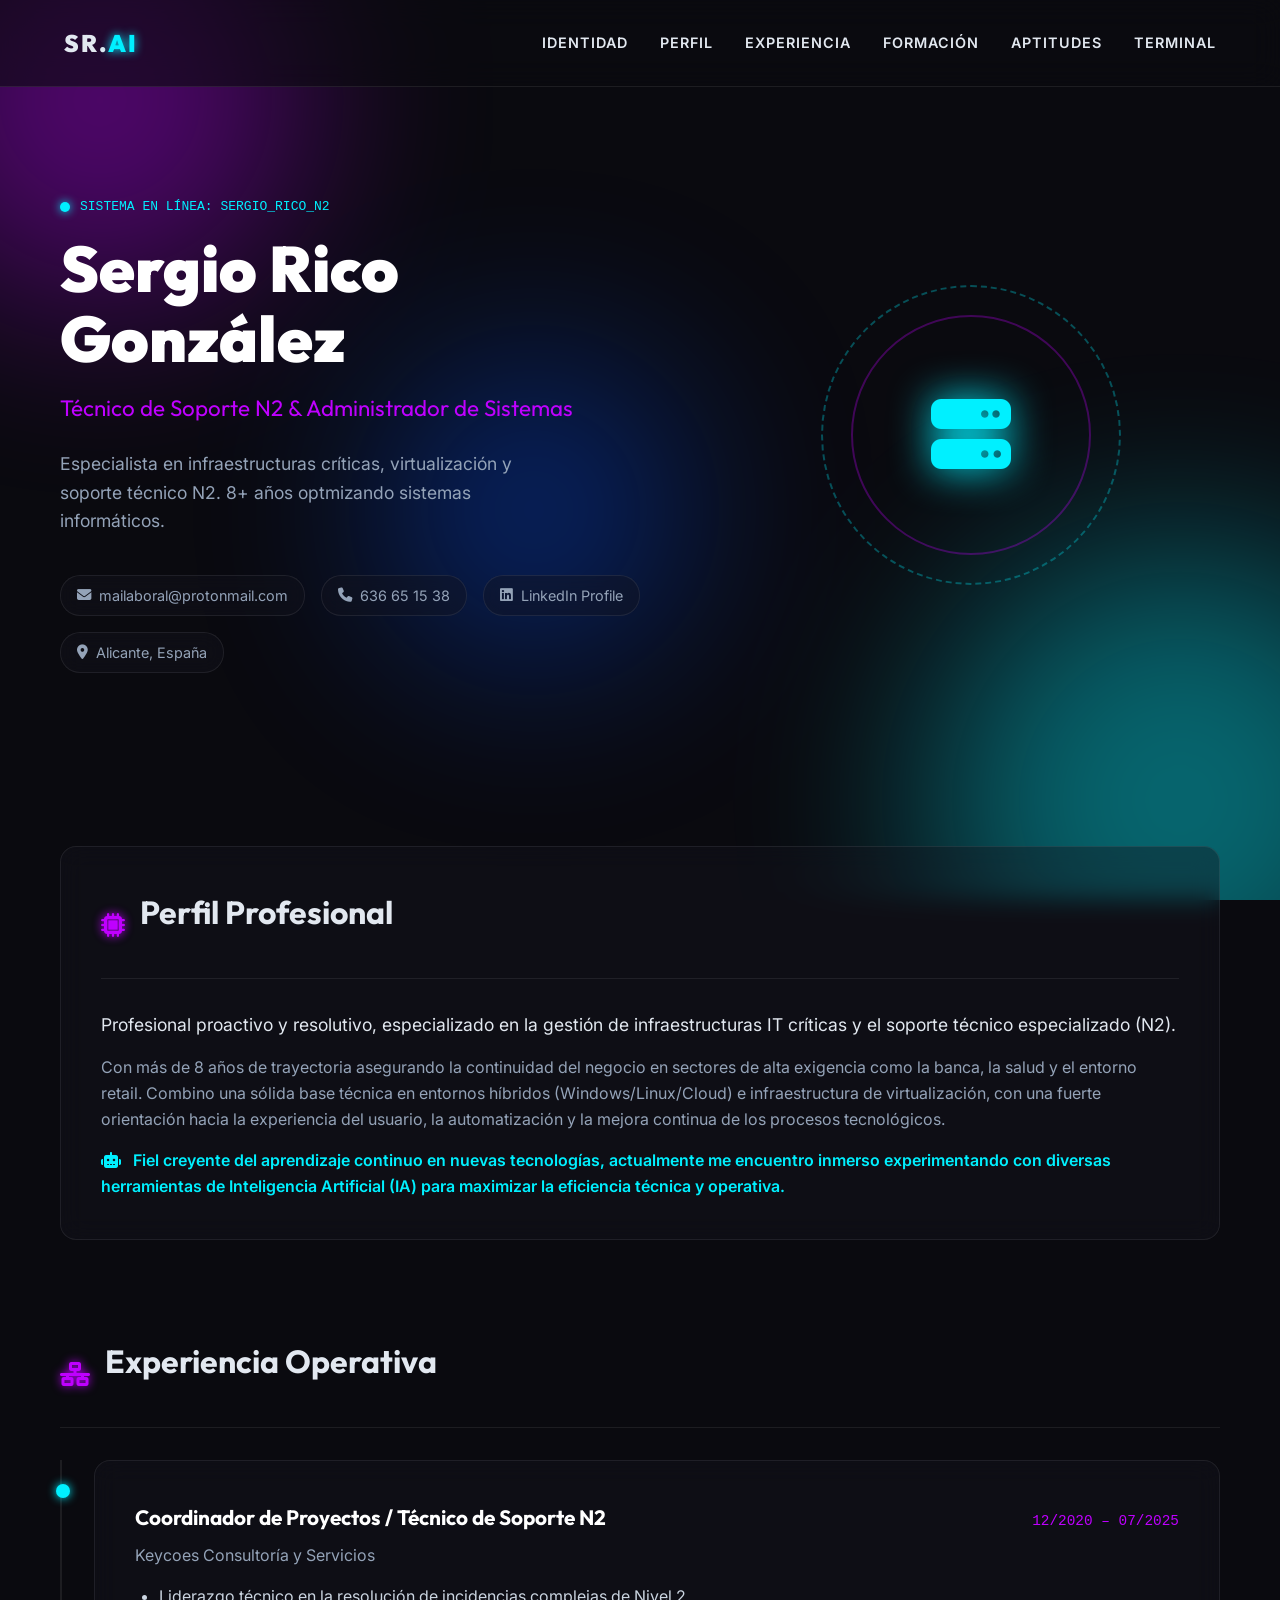
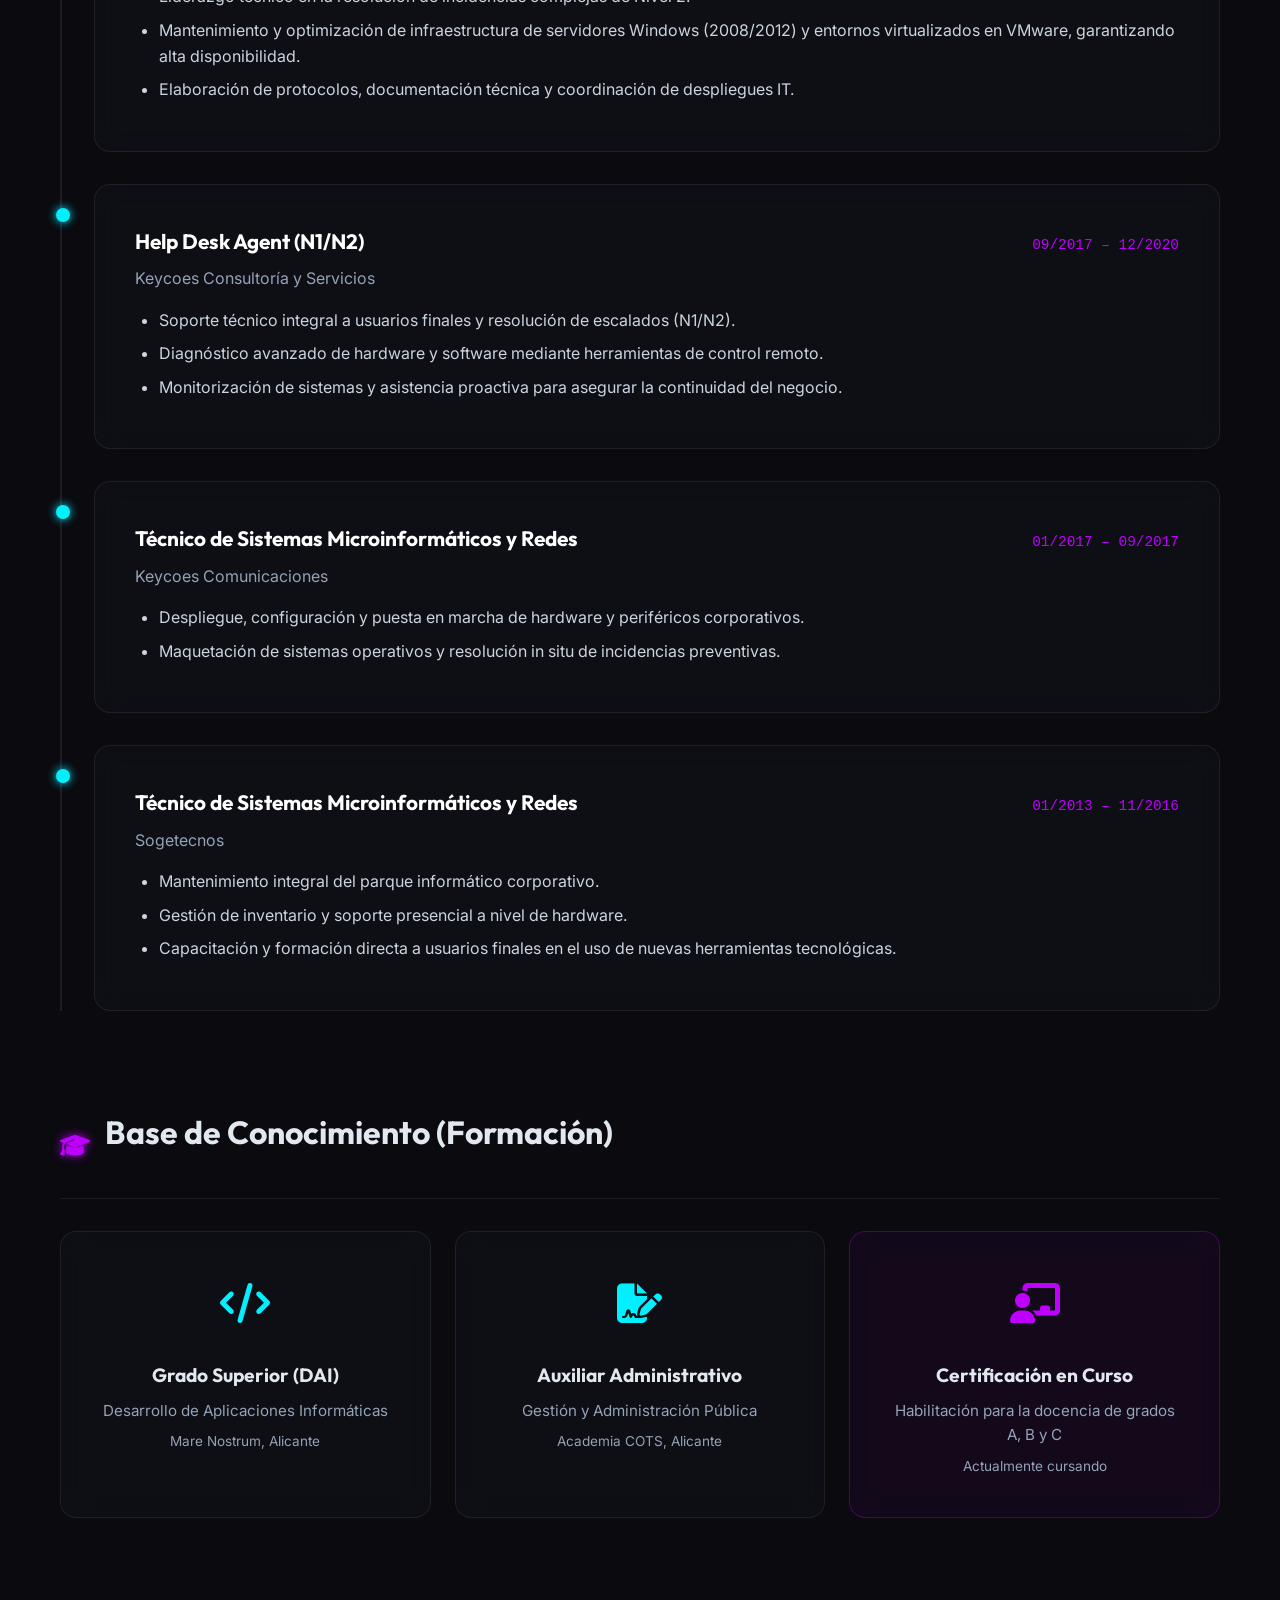
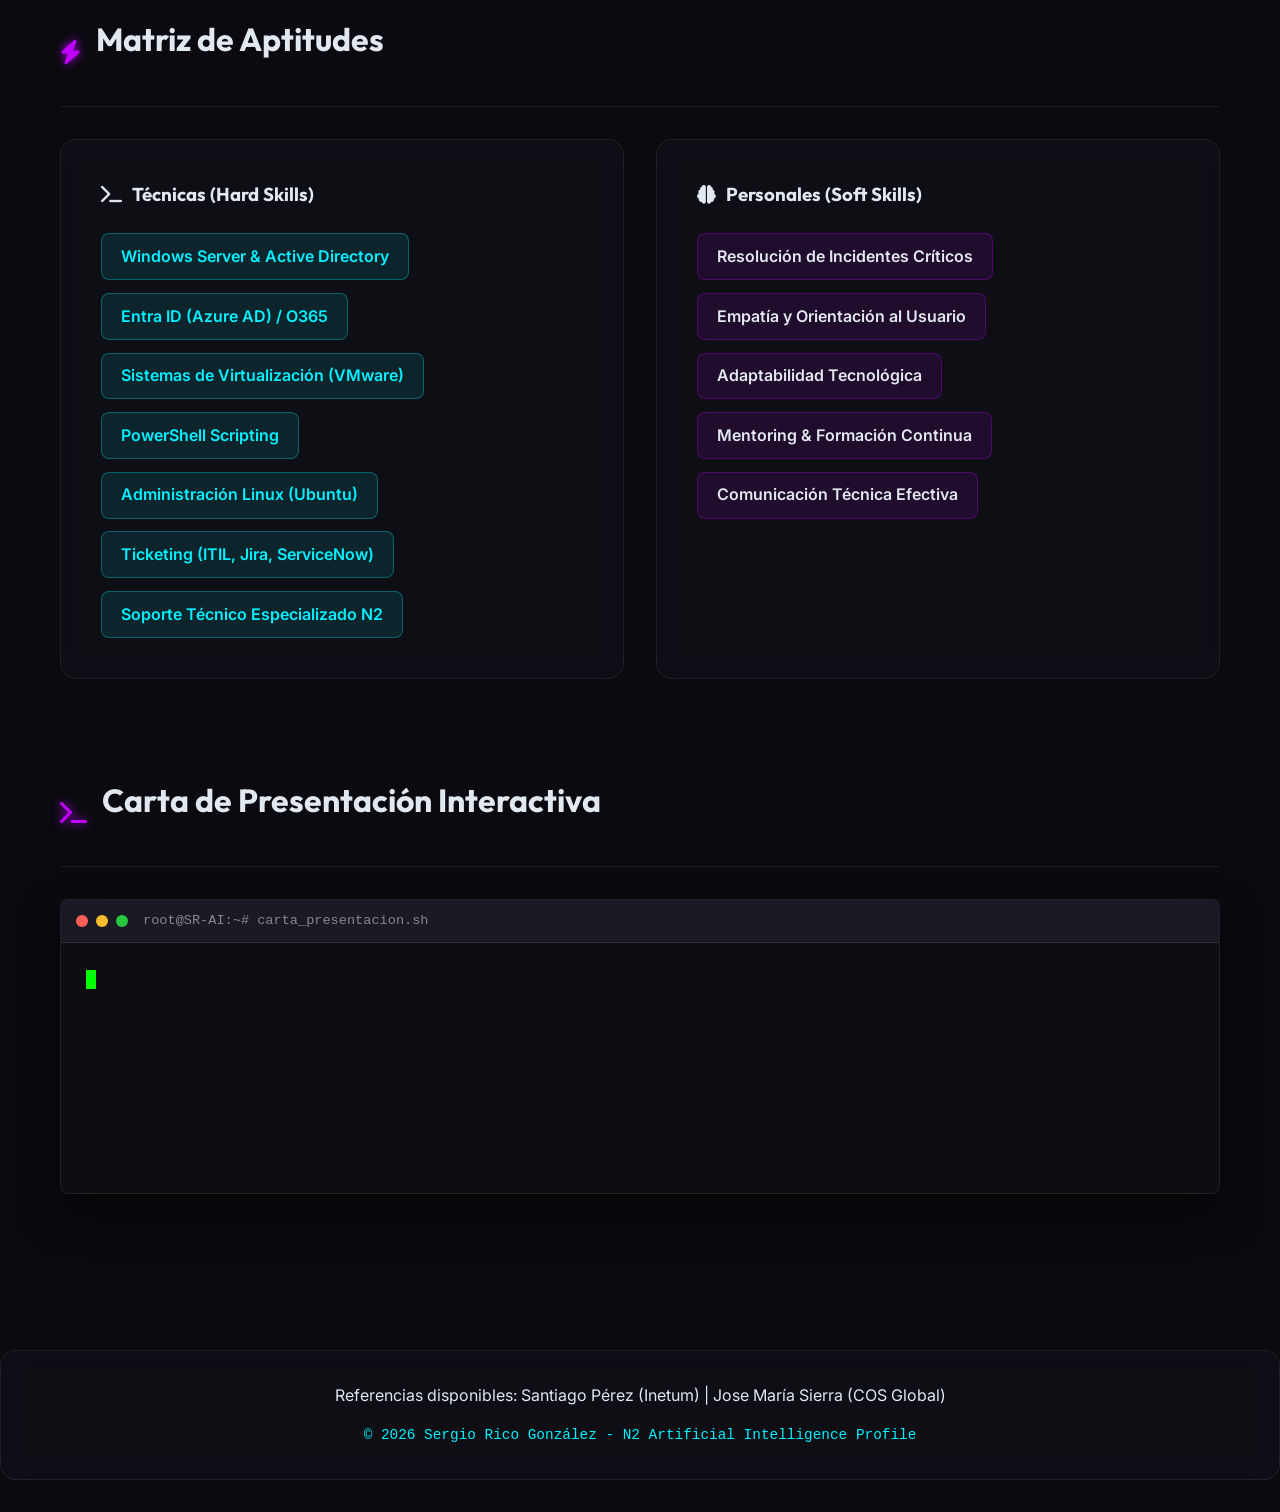
<file: index.html>
<!DOCTYPE html>
<html lang="es">
<head>
    <meta charset="UTF-8">
    <meta name="viewport" content="width=device-width, initial-scale=1.0">
    <meta name="description" content="Portfolio de Sergio Rico González - Técnico de Soporte N2 e IA">
    <title>Sergio Rico González | CV AI Profile</title>
    <!-- Google Fonts for modern tech typography -->
    <link rel="preconnect" href="https://fonts.googleapis.com">
    <link rel="preconnect" href="https://fonts.gstatic.com" crossorigin>
    <link href="https://fonts.googleapis.com/css2?family=Inter:wght@300;400;600&family=Outfit:wght@400;700;900&display=swap" rel="stylesheet">
    <link rel="stylesheet" href="style.css">
    <!-- Font Awesome for Icons -->
    <link rel="stylesheet" href="https://cdnjs.cloudflare.com/ajax/libs/font-awesome/6.4.0/css/all.min.css">
</head>
<body>
    <div class="background-effects">
        <div class="glow-orb orb-1"></div>
        <div class="glow-orb orb-2"></div>
        <div class="glow-orb orb-3"></div>
    </div>

    <nav class="navbar">
        <div class="nav-brand">SR.<span class="highlight">AI</span></div>
        <div class="menu-toggle" id="mobile-menu">
            <i class="fa-solid fa-bars"></i>
        </div>
        <ul class="nav-links">
            <li><a href="#hero" class="nav-item">Identidad</a></li>
            <li><a href="#about" class="nav-item">Perfil</a></li>
            <li><a href="#experience" class="nav-item">Experiencia</a></li>
            <li><a href="#education" class="nav-item">Formación</a></li>
            <li><a href="#skills" class="nav-item">Aptitudes</a></li>
            <li><a href="#letter" class="nav-item">Terminal</a></li>
        </ul>
    </nav>

    <main class="container">
        <!-- Hero Section -->
        <section id="hero" class="hero-section">
            <div class="hero-content fade-in">
                <div class="ai-status">
                    <span class="status-dot"></span>
                    <span class="status-text">SISTEMA EN LÍNEA: SERGIO_RICO_N2</span>
                </div>
                <h1 class="glitch" data-text="Sergio Rico González">Sergio Rico González</h1>
                <h2 class="subtitle">Técnico de Soporte N2 & Administrador de Sistemas</h2>
                <p class="hero-description">Especialista en infraestructuras críticas, virtualización y soporte técnico N2. 8+ años optmizando sistemas informáticos.</p>
                
                <div class="contact-chips">
                    <a href="mailto:mailaboral@protonmail.com" class="chip"><i class="fa-solid fa-envelope"></i> mailaboral@protonmail.com</a>
                    <a href="tel:636651538" class="chip"><i class="fa-solid fa-phone"></i> 636 65 15 38</a>
                    <a href="https://linkedin.com/in/sergio-rico-gonzález-a5244b108" target="_blank" rel="noopener noreferrer" class="chip"><i class="fa-brands fa-linkedin"></i> LinkedIn Profile</a>
                    <span class="chip"><i class="fa-solid fa-location-dot"></i> Alicante, España</span>
                </div>
            </div>
            <div class="hero-visual fade-in delay-1">
                <div class="hologram-container">
                    <div class="hologram-ring"></div>
                    <div class="hologram-ring ring-2"></div>
                    <div class="hologram-core"><i class="fa-solid fa-server"></i></div>
                </div>
            </div>
        </section>

        <!-- About / Profile -->
        <section id="about" class="glass-panel section-margin fade-in">
            <div class="section-header">
                <i class="fa-solid fa-microchip sec-icon"></i>
                <h2>Perfil Profesional</h2>
            </div>
            <div class="content-body">
                <p style="font-size: 1.1rem; color: var(--text-main); margin-bottom: 1rem;">Profesional proactivo y resolutivo, especializado en la gestión de infraestructuras IT críticas y el soporte técnico especializado (N2).</p>
                <p style="color: var(--text-muted); margin-bottom: 1rem;">Con más de 8 años de trayectoria asegurando la continuidad del negocio en sectores de alta exigencia como la banca, la salud y el entorno retail. Combino una sólida base técnica en entornos híbridos (Windows/Linux/Cloud) e infraestructura de virtualización, con una fuerte orientación hacia la experiencia del usuario, la automatización y la mejora continua de los procesos tecnológicos.</p>
                <p style="color: var(--neon-cyan); font-weight: 600;"><i class="fa-solid fa-robot" style="margin-right: 8px;"></i> Fiel creyente del aprendizaje continuo en nuevas tecnologías, actualmente me encuentro inmerso experimentando con diversas herramientas de Inteligencia Artificial (IA) para maximizar la eficiencia técnica y operativa.</p>
            </div>
        </section>

        <!-- Experience -->
        <section id="experience" class="section-margin fade-in">
            <div class="section-header">
                <i class="fa-solid fa-network-wired sec-icon"></i>
                <h2>Experiencia Operativa</h2>
            </div>
            
            <div class="timeline">
                <div class="timeline-item">
                    <div class="timeline-dot"></div>
                    <div class="glass-card">
                        <div class="card-header">
                            <h3>Coordinador de Proyectos / Técnico de Soporte N2</h3>
                            <span class="date">12/2020 – 07/2025</span>
                        </div>
                        <h4 class="company">Keycoes Consultoría y Servicios</h4>
                        <ul class="task-list">
                            <li>Liderazgo técnico en la resolución de incidencias complejas de Nivel 2.</li>
                            <li>Mantenimiento y optimización de infraestructura de servidores Windows (2008/2012) y entornos virtualizados en VMware, garantizando alta disponibilidad.</li>
                            <li>Elaboración de protocolos, documentación técnica y coordinación de despliegues IT.</li>
                        </ul>
                    </div>
                </div>

                <div class="timeline-item">
                    <div class="timeline-dot"></div>
                    <div class="glass-card">
                        <div class="card-header">
                            <h3>Help Desk Agent (N1/N2)</h3>
                            <span class="date">09/2017 – 12/2020</span>
                        </div>
                        <h4 class="company">Keycoes Consultoría y Servicios</h4>
                        <ul class="task-list">
                            <li>Soporte técnico integral a usuarios finales y resolución de escalados (N1/N2).</li>
                            <li>Diagnóstico avanzado de hardware y software mediante herramientas de control remoto.</li>
                            <li>Monitorización de sistemas y asistencia proactiva para asegurar la continuidad del negocio.</li>
                        </ul>
                    </div>
                </div>

                <div class="timeline-item">
                    <div class="timeline-dot"></div>
                    <div class="glass-card">
                        <div class="card-header">
                            <h3>Técnico de Sistemas Microinformáticos y Redes</h3>
                            <span class="date">01/2017 – 09/2017</span>
                        </div>
                        <h4 class="company">Keycoes Comunicaciones</h4>
                        <ul class="task-list">
                            <li>Despliegue, configuración y puesta en marcha de hardware y periféricos corporativos.</li>
                            <li>Maquetación de sistemas operativos y resolución in situ de incidencias preventivas.</li>
                        </ul>
                    </div>
                </div>

                <div class="timeline-item">
                    <div class="timeline-dot"></div>
                    <div class="glass-card">
                        <div class="card-header">
                            <h3>Técnico de Sistemas Microinformáticos y Redes</h3>
                            <span class="date">01/2013 – 11/2016</span>
                        </div>
                        <h4 class="company">Sogetecnos</h4>
                        <ul class="task-list">
                            <li>Mantenimiento integral del parque informático corporativo.</li>
                            <li>Gestión de inventario y soporte presencial a nivel de hardware.</li>
                            <li>Capacitación y formación directa a usuarios finales en el uso de nuevas herramientas tecnológicas.</li>
                        </ul>
                    </div>
                </div>
            </div>
        </section>

        <!-- Education Grid -->
        <section id="education" class="section-margin fade-in">
            <div class="section-header">
                <i class="fa-solid fa-graduation-cap sec-icon"></i>
                <h2>Base de Conocimiento (Formación)</h2>
            </div>
            <div class="grid-2">
                <div class="glass-card">
                    <div class="card-icon"><i class="fa-solid fa-code"></i></div>
                    <h3>Grado Superior (DAI)</h3>
                    <p>Desarrollo de Aplicaciones Informáticas</p>
                    <span class="center-text">Mare Nostrum, Alicante</span>
                </div>
                <div class="glass-card">
                    <div class="card-icon"><i class="fa-solid fa-file-signature"></i></div>
                    <h3>Auxiliar Administrativo</h3>
                    <p>Gestión y Administración Pública</p>
                    <span class="center-text">Academia COTS, Alicante</span>
                </div>
                <div class="glass-card highlight-card">
                    <div class="card-icon pulsar"><i class="fa-solid fa-chalkboard-user"></i></div>
                    <h3>Certificación en Curso</h3>
                    <p>Habilitación para la docencia de grados A, B y C</p>
                    <span class="center-text">Actualmente cursando</span>
                </div>
            </div>
        </section>

        <!-- Skills Matrix -->
        <section id="skills" class="section-margin fade-in">
            <div class="section-header">
                <i class="fa-solid fa-bolt sec-icon"></i>
                <h2>Matriz de Aptitudes</h2>
            </div>
            
            <div class="skills-container">
                <div class="skill-group glass-panel">
                    <h3><i class="fa-solid fa-terminal"></i> Técnicas (Hard Skills)</h3>
                    <div class="chips-container">
                        <span class="skill-chip">Windows Server & Active Directory</span>
                        <span class="skill-chip">Entra ID (Azure AD) / O365</span>
                        <span class="skill-chip">Sistemas de Virtualización (VMware)</span>
                        <span class="skill-chip">PowerShell Scripting</span>
                        <span class="skill-chip">Administración Linux (Ubuntu)</span>
                        <span class="skill-chip">Ticketing (ITIL, Jira, ServiceNow)</span>
                        <span class="skill-chip">Soporte Técnico Especializado N2</span>
                    </div>
                </div>

                <div class="skill-group glass-panel">
                    <h3><i class="fa-solid fa-brain"></i> Personales (Soft Skills)</h3>
                    <div class="chips-container secondary-chips">
                        <span class="skill-chip">Resolución de Incidentes Críticos</span>
                        <span class="skill-chip">Empatía y Orientación al Usuario</span>
                        <span class="skill-chip">Adaptabilidad Tecnológica</span>
                        <span class="skill-chip">Mentoring & Formación Continua</span>
                        <span class="skill-chip">Comunicación Técnica Efectiva</span>
                    </div>
                </div>
            </div>
        </section>

        <!-- Terminal Cover Letter -->
        <section id="letter" class="section-margin fade-in">
            <div class="section-header">
                <i class="fa-solid fa-terminal sec-icon"></i>
                <h2>Carta de Presentación Interactiva</h2>
            </div>
            <div class="terminal-mockup">
                <div class="terminal-header">
                    <div class="terminal-buttons">
                        <span class="btn-close"></span>
                        <span class="btn-min"></span>
                        <span class="btn-max"></span>
                    </div>
                    <div class="terminal-title">root@SR-AI:~# carta_presentacion.sh</div>
                </div>
                <div class="terminal-body" id="terminal-content">
                    <!-- Text will be typed here via JS -->
                </div>
            </div>
        </section>

    </main>

    <!-- Footer -->
    <footer class="glass-panel footer-margin">
        <p>Referencias disponibles: Santiago Pérez (Inetum) | Jose María Sierra (COS Global)</p>
        <p class="copyright">© 2026 Sergio Rico González - N2 Artificial Intelligence Profile</p>
    </footer>

    <script src="script.js"></script>
</body>
</html>
</file>
<file: style.css>
/* CSS Variables for glowing tech theme */
:root {
    --bg-dark: #0a0a0f;
    --bg-panel: rgba(20, 20, 30, 0.4);
    --border-color: rgba(255, 255, 255, 0.08);
    --neon-cyan: #00f0ff;
    --neon-purple: #bf00ff;
    --text-main: #e2e8f0;
    --text-muted: #94a3b8;
    --font-heading: 'Outfit', sans-serif;
    --font-body: 'Inter', sans-serif;
}

* {
    margin: 0;
    padding: 0;
    box-sizing: border-box;
    scroll-behavior: smooth;
}

html {
    scroll-padding-top: 100px;
}

body {
    background-color: var(--bg-dark);
    color: var(--text-main);
    font-family: var(--font-body);
    line-height: 1.6;
    overflow-x: hidden;
}

/* Background Glowing Orbs */
.background-effects {
    position: fixed;
    top: 0;
    left: 0;
    width: 100vw;
    height: 100vh;
    z-index: -1;
    overflow: hidden;
}

.glow-orb {
    position: absolute;
    border-radius: 50%;
    filter: blur(100px);
    opacity: 0.4;
    animation: drift 20s infinite alternate ease-in-out;
}

.orb-1 { width: 400px; height: 400px; background: var(--neon-purple); top: -100px; left: -100px; }
.orb-2 { width: 500px; height: 500px; background: var(--neon-cyan); bottom: -150px; right: -150px; animation-delay: -5s; }
.orb-3 { width: 300px; height: 300px; background: #0051ff; top: 40%; left: 30%; animation-duration: 25s; }

@keyframes drift {
    0% { transform: translate(0, 0) scale(1); }
    100% { transform: translate(100px, 100px) scale(1.1); }
}

/* Navigation */
.navbar {
    position: fixed;
    top: 0;
    width: 100%;
    padding: 1.5rem 5%;
    display: flex;
    justify-content: space-between;
    align-items: center;
    background: rgba(10, 10, 15, 0.6);
    backdrop-filter: blur(15px);
    border-bottom: 1px solid var(--border-color);
    z-index: 1000;
}

.menu-toggle {
    display: none;
    font-size: 1.8rem;
    color: var(--text-main);
    cursor: pointer;
    z-index: 1001;
}

.nav-brand {
    font-family: var(--font-heading);
    font-size: 1.5rem;
    font-weight: 900;
    letter-spacing: 2px;
}
.highlight { color: var(--neon-cyan); text-shadow: 0 0 10px var(--neon-cyan); }

.nav-links {
    list-style: none;
    display: flex;
    gap: 2rem;
}

.nav-item {
    color: var(--text-main);
    text-decoration: none;
    font-size: 0.9rem;
    font-weight: 600;
    text-transform: uppercase;
    letter-spacing: 1px;
    transition: color 0.3s, text-shadow 0.3s;
}

.nav-item:hover {
    color: var(--neon-cyan);
    text-shadow: 0 0 8px var(--neon-cyan);
}

/* Container */
.container {
    max-width: 1200px;
    margin: 0 auto;
    padding: 120px 20px 60px;
}

/* Typography & Core Spacing */
h1, h2, h3 { font-family: var(--font-heading); }
h2 { font-size: 2rem; margin-bottom: 1.5rem; color: var(--text-main); }
.sec-icon { color: var(--neon-purple); margin-right: 15px; font-size: 1.5rem; text-shadow: 0 0 10px var(--neon-purple); }
.section-header { display: flex; align-items: center; margin-bottom: 2rem; border-bottom: 1px solid var(--border-color); padding-bottom: 1rem; }
.section-margin { margin-top: 6rem; }
.center-text { display: block; width: 100%; text-align: center; color: var(--text-muted); font-size: 0.85rem; margin-top: 0.5rem; }

/* Hero Section */
.hero-section {
    display: grid;
    grid-template-columns: 1.2fr 1fr;
    gap: 4rem;
    align-items: center;
    min-height: 70vh;
}

.ai-status {
    display: flex;
    align-items: center;
    gap: 10px;
    margin-bottom: 1rem;
    font-family: monospace;
    color: var(--neon-cyan);
}
.status-dot { width: 10px; height: 10px; background: var(--neon-cyan); border-radius: 50%; box-shadow: 0 0 10px var(--neon-cyan); animation: pulse 2s infinite; }

.glitch {
    font-size: 4rem;
    font-weight: 900;
    line-height: 1.1;
    margin-bottom: 1rem;
    position: relative;
    color: white;
}
.subtitle {
    font-size: 1.4rem;
    font-weight: 400;
    color: var(--neon-purple);
    margin-bottom: 1.5rem;
}
.hero-description {
    font-size: 1.1rem;
    color: var(--text-muted);
    max-width: 500px;
    margin-bottom: 2.5rem;
}

.contact-chips {
    display: flex;
    flex-wrap: wrap;
    gap: 1rem;
}

.chip {
    padding: 0.5rem 1rem;
    background: var(--bg-panel);
    border: 1px solid var(--border-color);
    border-radius: 20px;
    font-size: 0.9rem;
    color: var(--text-muted);
    text-decoration: none;
    display: flex;
    align-items: center;
    gap: 8px;
    backdrop-filter: blur(10px);
    transition: all 0.3s;
}
.chip:hover {
    border-color: var(--neon-cyan);
    color: var(--neon-cyan);
    box-shadow: 0 0 15px rgba(0, 240, 255, 0.2);
    transform: translateY(-2px);
}

/* Hero Visual (Hologram) */
.hologram-container {
    position: relative;
    width: 300px;
    height: 300px;
    margin: 0 auto;
    display: flex;
    justify-content: center;
    align-items: center;
}
.hologram-ring {
    position: absolute;
    width: 100%;
    height: 100%;
    border: 2px dashed rgba(0, 240, 255, 0.3);
    border-radius: 50%;
    animation: rotate 20s linear infinite;
}
.ring-2 {
    width: 80%;
    height: 80%;
    border: 2px solid rgba(191, 0, 255, 0.3);
    animation: rotate 15s linear infinite reverse;
}
.hologram-core {
    font-size: 5rem;
    color: var(--neon-cyan);
    filter: drop-shadow(0 0 20px var(--neon-cyan));
    animation: float 4s ease-in-out infinite;
}

/* Glass Panels & Cards */
.glass-panel, .glass-card {
    background: var(--bg-panel);
    border: 1px solid var(--border-color);
    border-radius: 16px;
    padding: 2.5rem;
    backdrop-filter: blur(12px);
    transition: transform 0.3s, box-shadow 0.3s, border-color 0.3s;
}
.glass-card:hover, .glass-panel:hover {
    border-color: rgba(255, 255, 255, 0.15);
    box-shadow: 0 10px 30px rgba(0, 0, 0, 0.5);
}
.highlight-card {
    border-color: rgba(191, 0, 255, 0.3);
    background: rgba(191, 0, 255, 0.05);
}

/* Timeline (Experience) */
.timeline {
    position: relative;
    padding-left: 2rem;
    border-left: 2px solid var(--border-color);
}
.timeline-item { position: relative; margin-bottom: 2rem; }
.timeline-dot {
    position: absolute;
    left: -2.4rem;
    top: 1.5rem;
    width: 14px;
    height: 14px;
    border-radius: 50%;
    background: var(--neon-cyan);
    box-shadow: 0 0 10px var(--neon-cyan);
}
.card-header { display: flex; justify-content: space-between; align-items: baseline; margin-bottom: 0.5rem; }
.card-header h3 { font-size: 1.3rem; color: #fff; }
.date { font-family: monospace; color: var(--neon-purple); font-size: 0.9rem; }
.company { color: var(--text-muted); font-size: 1rem; margin-bottom: 1rem; font-weight: 400; }
.task-list { padding-left: 1.5rem; color: #cbd5e1; }
.task-list li { margin-bottom: 0.5rem; }

/* Grid for Education */
.grid-2 {
    display: grid;
    grid-template-columns: repeat(3, 1fr);
    gap: 1.5rem;
}
.card-icon {
    font-size: 2.5rem;
    color: var(--neon-cyan);
    margin-bottom: 1.5rem;
    text-align: center;
}
.card-icon.pulsar { color: var(--neon-purple); animation: pulse 2s infinite; }
.grid-2 h3 { text-align: center; margin-bottom: 0.5rem; font-size: 1.2rem; }
.grid-2 p { text-align: center; color: var(--text-muted); font-size: 0.95rem; }

/* Skills Matrix */
.skills-container {
    display: grid;
    grid-template-columns: 1fr 1fr;
    gap: 2rem;
}
.skill-group h3 {
    margin-bottom: 1.5rem;
    display: flex;
    align-items: center;
    gap: 10px;
}
.chips-container { display: flex; flex-wrap: wrap; gap: 0.8rem; }
.skill-chip {
    padding: 0.6rem 1.2rem;
    background: rgba(0, 240, 255, 0.1);
    border: 1px solid rgba(0, 240, 255, 0.3);
    border-radius: 8px;
    font-weight: 600;
    color: var(--neon-cyan);
}
.secondary-chips .skill-chip {
    background: rgba(191, 0, 255, 0.1);
    border-color: rgba(191, 0, 255, 0.3);
    color: #e2e8f0;
}

/* Terminal Mockup */
.terminal-mockup {
    background: #0d0d12;
    border: 1px solid var(--border-color);
    border-radius: 8px;
    overflow: hidden;
    font-family: 'Courier New', Courier, monospace;
    box-shadow: 0 20px 40px rgba(0,0,0,0.5);
}
.terminal-header {
    background: #1a1a24;
    padding: 10px 15px;
    display: flex;
    align-items: center;
    border-bottom: 1px solid var(--border-color);
}
.terminal-buttons { display: flex; gap: 8px; margin-right: 15px; }
.terminal-buttons span { width: 12px; height: 12px; border-radius: 50%; }
.btn-close { background: #ff5f56; }
.btn-min { background: #ffbd2e; }
.btn-max { background: #27c93f; }
.terminal-title { color: #888; font-size: 0.85rem; }
.terminal-body {
    padding: 25px;
    color: #0f0;
    min-height: 250px;
    font-size: 1rem;
    line-height: 1.5;
}
.terminal-cursor {
    display: inline-block;
    width: 10px;
    height: 1.2rem;
    background: #0f0;
    animation: blink 1s step-end infinite;
    vertical-align: middle;
}

/* Footer */
footer { text-align: center; padding: 2rem !important; margin-bottom: 2rem; }
.footer-margin { margin-top: 6rem; }
.copyright { margin-top: 1rem; color: var(--neon-cyan); font-family: monospace; font-size: 0.9rem; }

/* Animations & Utils */
@keyframes fadeIn { from { opacity: 0; transform: translateY(30px); } to { opacity: 1; transform: translateY(0); } }
@keyframes pulse { 0% { opacity: 0.6; transform: scale(0.95); } 50% { opacity: 1; transform: scale(1.05); } 100% { opacity: 0.6; transform: scale(0.95); } }
@keyframes rotate { 100% { transform: rotate(360deg); } }
@keyframes float { 0%, 100% { transform: translateY(0); } 50% { transform: translateY(-15px); } }
@keyframes blink { 0%, 100% { opacity: 1; } 50% { opacity: 0; } }

.fade-in { opacity: 0; transition: opacity 0.8s ease-out, transform 0.8s ease-out; transform: translateY(30px); }
.fade-in.appear { opacity: 1; transform: translateY(0); }
.delay-1 { transition-delay: 0.2s; }

/* Responsive tweaks */
@media (max-width: 900px) {
    .menu-toggle {
        display: block;
        margin-right: 15px;
    }
    .nav-links {
        position: fixed;
        top: 0;
        right: -100%;
        width: 100vw;
        height: 100vh;
        background: rgba(10, 10, 15, 0.95);
        backdrop-filter: blur(15px);
        display: flex;
        flex-direction: column;
        justify-content: center;
        align-items: center;
        gap: 3rem;
        transition: right 0.4s ease-in-out;
        z-index: 1000;
        padding-top: env(safe-area-inset-top);
    }
    .nav-links.active {
        right: 0;
    }
    .nav-item {
        font-size: 1.5rem;
    }
    .hero-section { grid-template-columns: 1fr; text-align: center; gap: 2rem; }
    .hero-visual { order: -1; }
    .contact-chips { justify-content: center; }
    .skills-container { grid-template-columns: 1fr; }
    .grid-2 { grid-template-columns: 1fr; }
}
</file>
